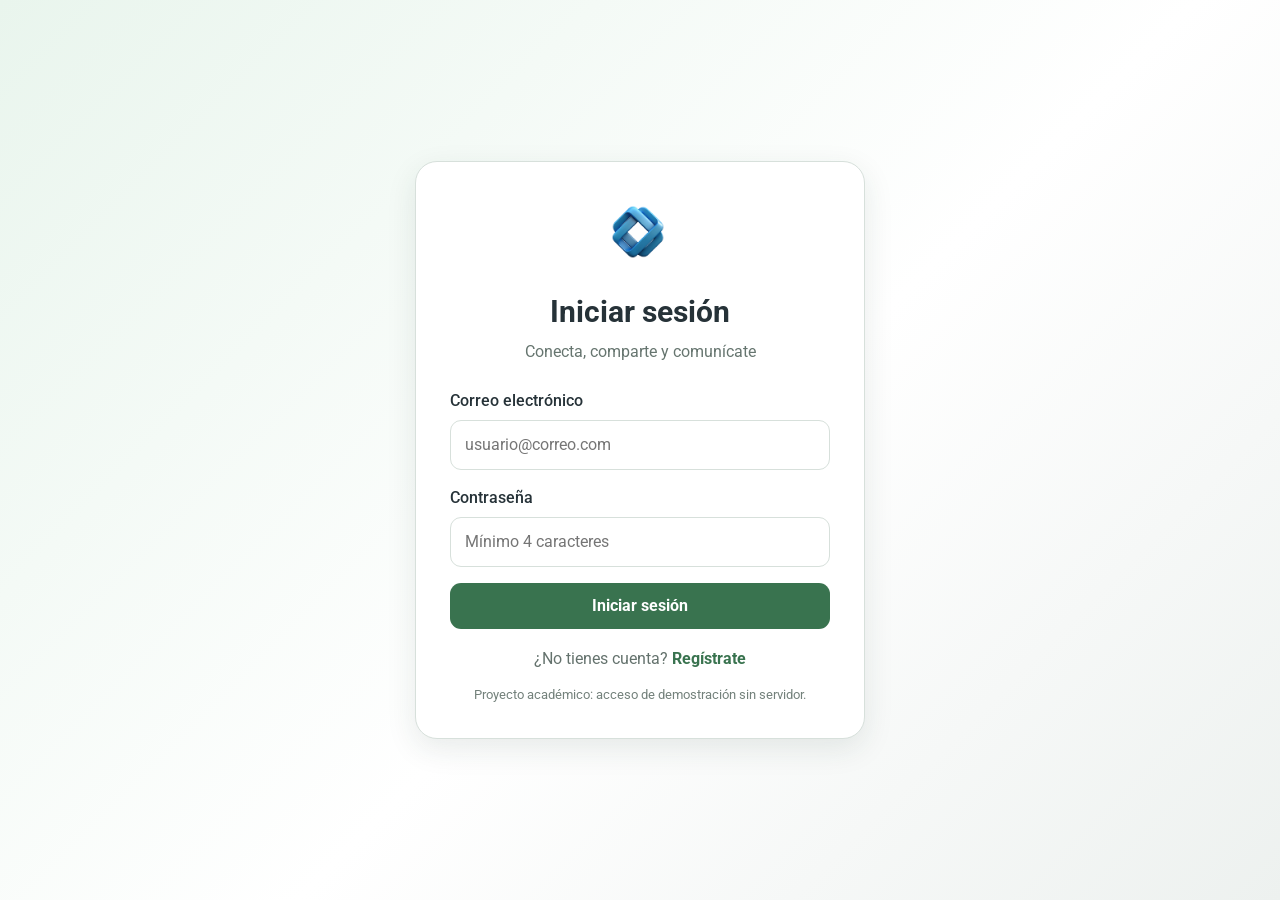
<file: EV04_Interfaz_Grafica_RedSocial/index.html>
<!DOCTYPE html>
<html lang="es">
    <head>
        <meta charset="UTF-8">
        <meta name="viewport" content="width=device-width,initial-scale=1.0">
        <meta name="description" content="Prototipo web de red social - proyecto académico SENA ADSO">
        <title>Red Social | Iniciar sesión</title>
        <link rel="stylesheet" href="css/estilos.css">
    </head>
    <body>
        <main class="auth-page">
            <section class="auth-card">
                <img class="auth-logo" src="img/logo.webp" alt="Logo Red Social">
                <h1>Iniciar sesión</h1>
                <p class="subtitle">Conecta, comparte y comunícate</p>
                <form id="loginForm">
                    <div class="form-group">
                    <label for="email">Correo electrónico</label>
                    <input id="email" type="email" placeholder="usuario@correo.com" required>
                </div>
                <div class="form-group">
                    <label for="password">Contraseña</label>
                    <input id="password" type="password" placeholder="Mínimo 4 caracteres" minlength="4" required>
                </div>
                <button class="btn btn-primary full" type="submit">Iniciar sesión</button>
            </form>
            <div class="auth-links">¿No tienes cuenta? <a href="registro.html">Regístrate</a>
            </div>
            <p class="helper" style="text-align:center;margin-top:14px">Proyecto académico: acceso de demostración sin servidor.</p>
        </section>
    </main>
    
    <div id="toast" class="toast" role="status" aria-live="polite"></div>
        <script src="js/script.js"></script>
    </body>
    </html>
</file>
<file: EV04_Interfaz_Grafica_RedSocial/css/estilos.css>
@import url('https://fonts.googleapis.com/css2?family=Roboto:wght@400;500;700&display=swap');

:root {
    --verde: #D3EADA;
    --verde-osc: #39734F;
    --gris: #D9D9D9;
    --rojo: #D32F2F;
    --texto: #263238;
    --blanco: #fff;
    --fondo: #F4F7F5;
    --borde: #D7E0DB;
    --sombra: 0 10px 30px rgba(32, 62, 46, .10)
}

* {
    box-sizing: border-box;
    margin: 0;
    padding: 0
}

html {
    scroll-behavior: smooth
}

body {
    font-family: Roboto, Arial, sans-serif;
    background: var(--fondo);
    color: var(--texto);
    line-height: 1.5
}

a {
    text-decoration: none;
    color: inherit
}

button,
input,
textarea {
    font: inherit
}

button {
    cursor: pointer
}

.hidden {
    display: none !important
}

.auth-page {
    min-height: 100vh;
    display: grid;
    place-items: center;
    padding: 24px;
    background: linear-gradient(135deg, #e9f5ed, #fff 55%, #edf1ef)
}

.auth-card {
    width: min(450px, 100%);
    background: #fff;
    border-radius: 22px;
    padding: 34px;
    box-shadow: var(--sombra);
    border: 1px solid var(--borde)
}

.auth-logo {
    width: 72px;
    height: 72px;
    margin: 0 40% 14px
}

.auth-card h1 {
    text-align: center;
    font-size: 30px
}

.subtitle {
    text-align: center;
    color: #66756f;
    margin: 6px 0 25px
}

.form-group {
    margin-bottom: 16px
}

.form-group label {
    display: block;
    font-weight: 500;
    margin-bottom: 7px
}

.form-group input,
.form-group textarea,
.search {
    width: 100%;
    border: 1px solid var(--borde);
    border-radius: 11px;
    padding: 12px 14px;
    background: #fff;
    outline: none
}

.form-group input:focus,
.form-group textarea:focus,
.search:focus {
    border-color: var(--verde-osc);
    box-shadow: 0 0 0 3px rgba(57, 115, 79, .12)
}

.helper {
    font-size: 13px;
    color: #73817b;
    margin-top: 5px
}

.btn {
    display: inline-flex;
    align-items: center;
    justify-content: center;
    border: 0;
    border-radius: 11px;
    padding: 11px 16px;
    font-weight: 700;
    transition: .18s ease
}

.btn:hover {
    transform: translateY(-1px);
    filter: brightness(.98)
}

.btn-primary {
    background: var(--verde-osc);
    color: #fff
}

.btn-light {
    background: var(--verde);
    color: #244b34
}

.btn-danger {
    background: var(--rojo);
    color: #fff
}

.full {
    width: 100%
}

.auth-links {
    text-align: center;
    margin-top: 18px;
    color: #64726d
}

.auth-links a {
    color: var(--verde-osc);
    font-weight: 700
}

.navbar {
    position: sticky;
    top: 0;
    z-index: 20;
    display: flex;
    align-items: center;
    justify-content: space-between;
    gap: 18px;
    padding: 12px 5%;
    background: #fff;
    border-bottom: 1px solid var(--borde);
    box-shadow: 0 2px 8px rgba(0, 0, 0, .03)
}

.brand {
    display: flex;
    align-items: center;
    gap: 10px;
    font-weight: 700;
    color: var(--verde-osc);
    white-space: nowrap
}

.brand img {
    width: 38px;
    height: 38px
}

.nav-links {
    display: flex;
    align-items: center;
    gap: 5px;
    flex-wrap: wrap
}

.nav-links a {
    padding: 9px 11px;
    border-radius: 10px;
    color: #405049
}

.nav-links a:hover,
.nav-links a.active {
    background: var(--verde);
    color: #244b34
}

.nav-links .logout {
    color: var(--rojo)
}

.badge {
    display: inline-grid;
    place-items: center;
    min-width: 19px;
    height: 19px;
    border-radius: 10px;
    background: var(--rojo);
    color: #fff;
    font-size: 11px;
    padding: 0 5px;
    margin-left: 3px
}

.container {
    width: min(1120px, 92%);
    margin: 28px auto
}

.grid-home {
    display: grid;
    grid-template-columns: 245px 1fr 245px;
    gap: 22px
}

.card {
    background: #fff;
    border: 1px solid var(--borde);
    border-radius: 16px;
    padding: 20px;
    box-shadow: 0 3px 12px rgba(0, 0, 0, .035)
}

.section-title {
    font-size: 20px;
    margin-bottom: 14px
}

.muted {
    color: #6e7c76
}

.profile-mini {
    text-align: center
}

.avatar {
    width: 86px;
    height: 86px;
    border-radius: 50%;
    display: grid;
    place-items: center;
    background: var(--verde);
    color: #244b34;
    font-weight: 700;
    font-size: 28px;
    margin: 0 auto 12px
}

.avatar-sm {
    width: 44px;
    height: 44px;
    border-radius: 50%;
    display: grid;
    place-items: center;
    background: var(--verde);
    font-weight: 700
}

.list {
    list-style: none
}

.list li {
    padding: 12px 0;
    border-bottom: 1px solid #edf1ef
}

.list li:last-child {
    border-bottom: 0
}

.quick-link {
    display: flex;
    gap: 9px;
    align-items: center
}

.post-box textarea {
    resize: vertical;
    min-height: 90px
}

.post-actions {
    display: flex;
    justify-content: space-between;
    align-items: center;
    margin-top: 10px;
    gap: 10px
}

.post {
    margin-top: 18px
}

.post-head {
    display: flex;
    align-items: center;
    gap: 10px;
    margin-bottom: 12px
}

.post-image {
    height: 220px;
    border-radius: 13px;
    background: linear-gradient(135deg, var(--verde), var(--gris));
    display: grid;
    place-items: center;
    margin-top: 14px;
    color: #486254;
    font-weight: 700;
    text-align: center;
    padding: 16px
}

.post-footer {
    display: flex;
    gap: 8px;
    margin-top: 13px
}

.action-btn {
    border: 0;
    border-radius: 9px;
    background: #f1f4f2;
    padding: 9px 13px
}

.action-btn.liked {
    background: var(--verde);
    color: #244b34
}

.profile-card {
    overflow: hidden;
    padding: 0
}

.cover {
    height: 205px;
    background: linear-gradient(135deg, #9fcbb0, var(--verde), #e5e9e7)
}

.profile-content {
    padding: 22px
}

.profile-content .avatar {
    margin: -67px 0 12px;
    border: 5px solid #fff
}

.profile-actions {
    display: flex;
    gap: 10px;
    flex-wrap: wrap;
    margin-top: 14px
}

.stats {
    display: flex;
    gap: 28px;
    margin-top: 18px;
    padding-top: 16px;
    border-top: 1px solid var(--borde)
}

.stat strong {
    display: block;
    font-size: 20px
}

.bio-card {
    margin-top: 20px
}

.message-layout {
    display: grid;
    grid-template-columns: 310px 1fr;
    gap: 20px
}

.conversation-list li {
    cursor: pointer;
    border-radius: 10px;
    padding: 12px
}

.conversation-list li:hover {
    background: #f2f6f3
}

.conversation {
    min-height: 560px;
    display: flex;
    flex-direction: column
}

.conversation-header {
    padding-bottom: 12px;
    border-bottom: 1px solid var(--borde)
}

.messages {
    flex: 1;
    padding: 18px 0;
    display: flex;
    flex-direction: column;
    gap: 10px;
    overflow: auto;
    max-height: 430px
}

.bubble {
    max-width: 73%;
    padding: 10px 13px;
    border-radius: 15px
}

.received {
    align-self: flex-start;
    background: #eef2f0
}

.sent {
    align-self: flex-end;
    background: var(--verde)
}

.message-form {
    display: flex;
    gap: 10px;
    border-top: 1px solid var(--borde);
    padding-top: 14px
}

.message-form input {
    flex: 1;
    border: 1px solid var(--borde);
    border-radius: 11px;
    padding: 11px 13px;
    outline: none
}

.notification {
    display: flex;
    gap: 13px;
    align-items: flex-start;
    padding: 13px !important;
    border-radius: 11px
}

.notification.unread {
    background: #eff8f2
}

.notification-icon {
    width: 42px;
    height: 42px;
    border-radius: 50%;
    display: grid;
    place-items: center;
    background: var(--verde);
    flex: 0 0 auto
}

.notification time {
    font-size: 13px;
    color: #77857f
}

.notice-actions {
    display: flex;
    justify-content: flex-end;
    margin-bottom: 12px
}

.empty-state {
    text-align: center;
    padding: 45px 18px;
    color: #728079
}

.footer {
    text-align: center;
    color: #74827c;
    padding: 28px
}

.toast {
    position: fixed;
    right: 22px;
    bottom: 22px;
    background: #263238;
    color: #fff;
    padding: 12px 16px;
    border-radius: 11px;
    box-shadow: var(--sombra);
    z-index: 99;
    opacity: 0;
    transform: translateY(12px);
    pointer-events: none;
    transition: .2s
}

.toast.show {
    opacity: 1;
    transform: translateY(0)
}

@media(max-width:930px) {
    .grid-home {
        grid-template-columns: 1fr
    }

    .sidebar {
        display: none
    }

    .message-layout {
        grid-template-columns: 1fr
    }

    .message-layout aside {
        display: none
    }
}

@media(max-width:650px) {
    .navbar {
        align-items: flex-start;
        flex-direction: column;
        padding: 10px 4%
    }

    .nav-links {
        width: 100%;
        overflow-x: auto;
        flex-wrap: nowrap;
        padding-bottom: 3px
    }

    .nav-links a {
        white-space: nowrap
    }

    .container {
        width: 94%;
        margin: 18px auto
    }

    .auth-card {
        padding: 25px
    }

    .post-actions {
        align-items: stretch;
        flex-direction: column
    }

    .post-actions .btn {
        width: 100%
    }

    .stats {
        gap: 14px;
        justify-content: space-between
    }

    .profile-actions .btn {
        flex: 1
    }

    .bubble {
        max-width: 86%
    }
}
</file>
